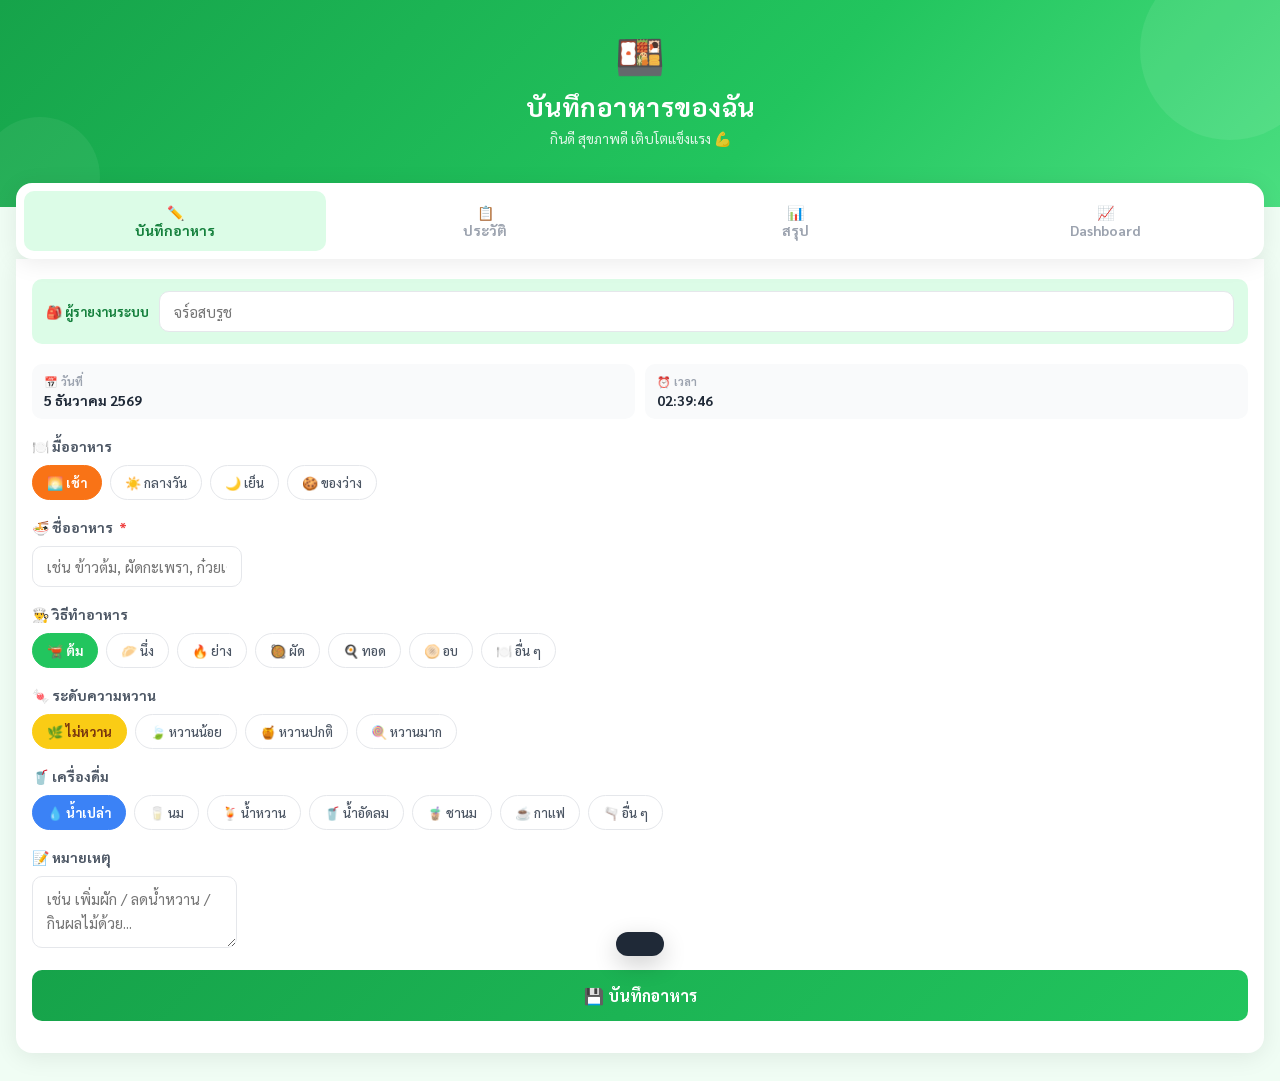
<file: index.html>
<!DOCTYPE html>
<html lang="th">
  <head>
    <meta charset="UTF-8" />
    <meta name="viewport" content="width=device-width, initial-scale=1.0" />
    <title>บันทึกอาหาร | Student Healthy Food Tracker</title>
    <link
      href="https://fonts.googleapis.com/css2?family=Sarabun:wght@400;500;600;700&family=Noto+Sans+Thai:wght@400;500;700&display=swap"
      rel="stylesheet"
    />
    <link rel="stylesheet" href="style.css" />
  </head>

  <body>
    <div class="header">
      <span class="header-emoji">🍱</span>
      <h1>บันทึกอาหารของฉัน</h1>
      <p>กินดี สุขภาพดี เติบโตแข็งแรง 💪</p>
    </div>

    <div class="nav">
      <button type="button" class="active" onclick="showPage('log')">
        ✏️<br />
        บันทึกอาหาร
      </button>
      <button type="button" onclick="showPage('history')">
        📋<br />
        ประวัติ
      </button>
      <button type="button" onclick="showPage('summary')">
        📊<br />
        สรุป
      </button>
      <a href="dashboard.html">
        📈<br />
        Dashboard
      </a>
    </div>

    <div class="content">
      <div class="page active" id="page-log">
        <div class="id-bar">
          <label>🎒 ผู้รายงานระบบ</label>
          <input
            type="text"
            id="studentId"
            placeholder="จร์อสบรูช"
            maxlength="20"
            autocomplete="off"
            required
          />
        </div>

        <div class="dt-row">
          <div class="dt-box">
            <div class="dt-lbl">📅 วันที่</div>
            <div class="dt-val" id="displayDate">—</div>
          </div>
          <div class="dt-box">
            <div class="dt-lbl">⏰ เวลา</div>
            <div class="dt-val" id="displayTime">—</div>
          </div>
        </div>

        <div class="form-group">
          <div class="form-label">🍽️ มื้ออาหาร</div>
          <div class="chip-group">
            <label class="chip-label meal-chip">
              <input type="radio" name="mealType" value="เช้า" checked />
              <span class="chip">🌅 เช้า</span>
            </label>
            <label class="chip-label meal-chip">
              <input type="radio" name="mealType" value="กลางวัน" />
              <span class="chip">☀️ กลางวัน</span>
            </label>
            <label class="chip-label meal-chip">
              <input type="radio" name="mealType" value="เย็น" />
              <span class="chip">🌙 เย็น</span>
            </label>
            <label class="chip-label meal-chip">
              <input type="radio" name="mealType" value="ของว่าง" />
              <span class="chip">🍪 ของว่าง</span>
            </label>
          </div>
        </div>

        <div class="form-group">
          <div class="form-label">🍜 ชื่ออาหาร <span class="required-mark">*</span></div>
          <input
            type="text"
            class="text-input"
            id="foodName"
            placeholder="เช่น ข้าวต้ม, ผัดกะเพรา, ก๋วยเตี๋ยว..."
            maxlength="120"
            autocomplete="off"
            required
          />
        </div>

        <div class="form-group">
          <div class="form-label">👨‍🍳 วิธีทำอาหาร</div>
          <div class="chip-group">
            <label class="chip-label">
              <input type="radio" name="cookingType" value="ต้ม" checked />
              <span class="chip">🫕 ต้ม</span>
            </label>
            <label class="chip-label">
              <input type="radio" name="cookingType" value="นึ่ง" />
              <span class="chip">🥟 นึ่ง</span>
            </label>
            <label class="chip-label">
              <input type="radio" name="cookingType" value="ย่าง" />
              <span class="chip">🔥 ย่าง</span>
            </label>
            <label class="chip-label">
              <input type="radio" name="cookingType" value="ผัด" />
              <span class="chip">🥘 ผัด</span>
            </label>
            <label class="chip-label">
              <input type="radio" name="cookingType" value="ทอด" />
              <span class="chip">🍳 ทอด</span>
            </label>
            <label class="chip-label">
              <input type="radio" name="cookingType" value="อบ" />
              <span class="chip">🫓 อบ</span>
            </label>
            <label class="chip-label">
              <input type="radio" name="cookingType" value="อื่น ๆ" />
              <span class="chip">🍽️ อื่น ๆ</span>
            </label>
          </div>
        </div>

        <div class="form-group">
          <div class="form-label">🍬 ระดับความหวาน</div>
          <div class="chip-group">
            <label class="chip-label sweet-chip">
              <input type="radio" name="sweetnessLevel" value="ไม่หวาน" checked />
              <span class="chip">🌿 ไม่หวาน</span>
            </label>
            <label class="chip-label sweet-chip">
              <input type="radio" name="sweetnessLevel" value="หวานน้อย" />
              <span class="chip">🍃 หวานน้อย</span>
            </label>
            <label class="chip-label sweet-chip">
              <input type="radio" name="sweetnessLevel" value="หวานปกติ" />
              <span class="chip">🍯 หวานปกติ</span>
            </label>
            <label class="chip-label sweet-chip">
              <input type="radio" name="sweetnessLevel" value="หวานมาก" />
              <span class="chip">🍭 หวานมาก</span>
            </label>
          </div>
        </div>

        <div class="form-group">
          <div class="form-label">🥤 เครื่องดื่ม</div>
          <div class="chip-group">
            <label class="chip-label drink-chip">
              <input type="radio" name="drinkType" value="น้ำเปล่า" checked />
              <span class="chip">💧 น้ำเปล่า</span>
            </label>
            <label class="chip-label drink-chip">
              <input type="radio" name="drinkType" value="นม" />
              <span class="chip">🥛 นม</span>
            </label>
            <label class="chip-label drink-chip">
              <input type="radio" name="drinkType" value="น้ำหวาน" />
              <span class="chip">🍹 น้ำหวาน</span>
            </label>
            <label class="chip-label drink-chip">
              <input type="radio" name="drinkType" value="น้ำอัดลม" />
              <span class="chip">🥤 น้ำอัดลม</span>
            </label>
            <label class="chip-label drink-chip">
              <input type="radio" name="drinkType" value="ชานม" />
              <span class="chip">🧋 ชานม</span>
            </label>
            <label class="chip-label drink-chip">
              <input type="radio" name="drinkType" value="กาแฟ" />
              <span class="chip">☕ กาแฟ</span>
            </label>
            <label class="chip-label drink-chip">
              <input type="radio" name="drinkType" value="อื่น ๆ" />
              <span class="chip">🫗 อื่น ๆ</span>
            </label>
          </div>
        </div>

        <div class="form-group">
          <div class="form-label">📝 หมายเหตุ</div>
          <textarea
            class="text-input"
            id="note"
            placeholder="เช่น เพิ่มผัก / ลดน้ำหวาน / กินผลไม้ด้วย..."
            maxlength="500"
          ></textarea>
        </div>

        <button type="button" class="btn-save" id="saveButton" onclick="saveFoodLog()">
          💾 บันทึกอาหาร
        </button>
      </div>

      <div class="page" id="page-history">
        <div class="filter-row">
          <input
            type="text"
            id="filterStudentId"
            placeholder="🔍 ค้นหาด้วยรหัสนักเรียน..."
            maxlength="20"
            autocomplete="off"
          />
          <button type="button" class="btn-load" id="historyButton" onclick="loadHistory()">
            โหลด
          </button>
        </div>
        <div id="historyList">
          <div class="empty-state">
            <div class="es-emoji">📋</div>
            <p>กรอกรหัสนักเรียน แล้วกด โหลด</p>
          </div>
        </div>
      </div>

      <div class="page" id="page-summary">
        <div class="filter-row">
          <input
            type="text"
            id="summaryStudentId"
            placeholder="🔍 รหัสนักเรียน..."
            maxlength="20"
            autocomplete="off"
          />
          <button type="button" class="btn-load" id="summaryButton" onclick="loadSummary()">
            โหลด
          </button>
        </div>
        <div id="summaryContent">
          <div class="empty-state">
            <div class="es-emoji">📊</div>
            <p>กรอกรหัสนักเรียน แล้วกด โหลด</p>
          </div>
        </div>
      </div>
    </div>

    <div class="toast" id="toast" role="status" aria-live="polite"></div>
    <script src="app.js"></script>
  </body>
</html>
</file>
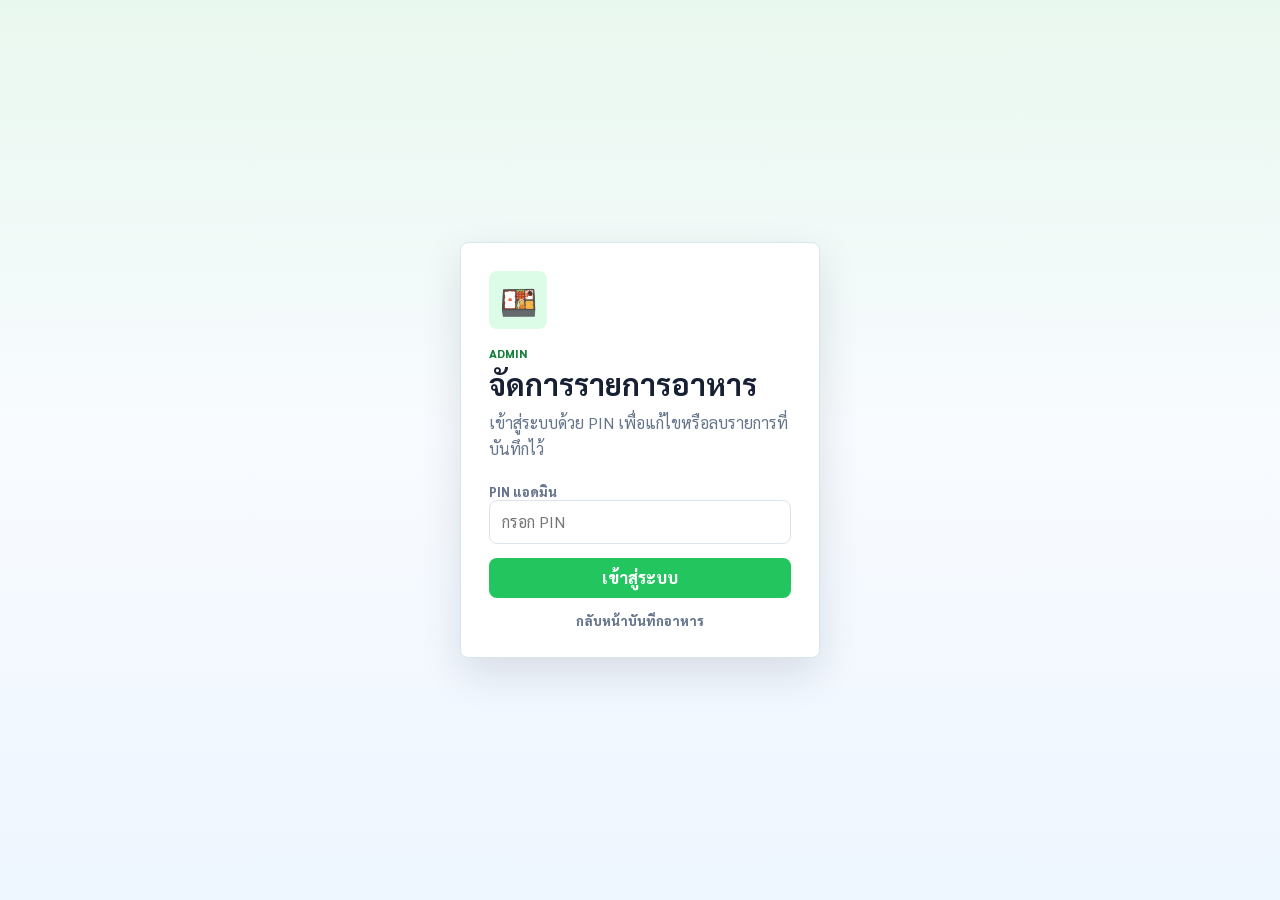
<file: admin.html>
<!DOCTYPE html>
<html lang="th">
  <head>
    <meta charset="UTF-8" />
    <meta name="viewport" content="width=device-width, initial-scale=1.0" />
    <title>Admin | Student Healthy Food Tracker</title>
    <link
      href="https://fonts.googleapis.com/css2?family=Sarabun:wght@400;500;600;700;800&family=Noto+Sans+Thai:wght@400;500;700&display=swap"
      rel="stylesheet"
    />
    <link rel="stylesheet" href="admin.css" />
  </head>
  <body>
    <section class="login-screen" id="loginScreen">
      <form class="login-card" id="loginForm">
        <div class="login-mark">🍱</div>
        <p class="eyebrow">Admin</p>
        <h1>จัดการรายการอาหาร</h1>
        <p class="login-copy">เข้าสู่ระบบด้วย PIN เพื่อแก้ไขหรือลบรายการที่บันทึกไว้</p>
        <label for="adminPin">PIN แอดมิน</label>
        <input
          type="password"
          id="adminPin"
          inputmode="numeric"
          autocomplete="current-password"
          placeholder="กรอก PIN"
          required
        />
        <button type="submit" class="primary-btn" id="loginButton">เข้าสู่ระบบ</button>
        <a class="back-link" href="index.html">กลับหน้าบันทึกอาหาร</a>
      </form>
    </section>

    <section class="admin-app hidden" id="adminApp">
      <header class="admin-header">
        <div>
          <p class="eyebrow">Food Logs Admin</p>
          <h1>รายการอาหารทั้งหมด</h1>
          <p>ค้นหา แก้ไข และลบข้อมูลอาหารที่บันทึกใน Google Sheet</p>
        </div>
        <nav class="admin-nav">
          <a href="index.html">บันทึกอาหาร</a>
          <a href="dashboard.html">Dashboard</a>
          <button type="button" id="logoutButton">ออกจากระบบ</button>
        </nav>
      </header>

      <main class="admin-shell">
        <section class="toolbar">
          <div class="search-box">
            <label for="searchInput">ค้นหารายการ</label>
            <input
              type="search"
              id="searchInput"
              placeholder="รหัสนักเรียน ชื่ออาหาร มื้ออาหาร วันที่..."
              autocomplete="off"
            />
          </div>
          <button type="button" class="secondary-btn" id="searchButton">ค้นหา</button>
          <button type="button" class="primary-btn" id="refreshButton">โหลดใหม่</button>
        </section>

        <section class="status-card">
          <div>
            <span class="status-dot"></span>
            <span id="statusText">พร้อมใช้งาน</span>
          </div>
          <strong id="recordCount">0 รายการ</strong>
        </section>

        <section class="records-panel">
          <div class="records-head">
            <span>ข้อมูลอาหาร</span>
            <span>การจัดการ</span>
          </div>
          <div class="record-list" id="recordList"></div>
        </section>
      </main>
    </section>

    <dialog class="edit-dialog" id="editDialog">
      <form method="dialog" class="edit-form" id="editForm">
        <div class="dialog-head">
          <div>
            <p class="eyebrow">Edit</p>
            <h2>แก้ไขรายการอาหาร</h2>
          </div>
          <button type="button" class="icon-btn" id="closeEditButton" aria-label="ปิด">×</button>
        </div>

        <input type="hidden" id="editId" />

        <div class="form-grid">
          <label>
            รหัสนักเรียน
            <input type="text" id="editStudentId" maxlength="20" required />
          </label>
          <label>
            วันที่
            <input type="date" id="editDate" required />
          </label>
          <label>
            เวลา
            <input type="time" id="editTime" required />
          </label>
          <label>
            มื้ออาหาร
            <select id="editMealType"></select>
          </label>
          <label class="wide">
            ชื่ออาหาร
            <input type="text" id="editFoodName" maxlength="120" required />
          </label>
          <label>
            วิธีทำอาหาร
            <select id="editCookingType"></select>
          </label>
          <label>
            ระดับความหวาน
            <select id="editSweetnessLevel"></select>
          </label>
          <label>
            เครื่องดื่ม
            <select id="editDrinkType"></select>
          </label>
          <label class="wide">
            หมายเหตุ
            <textarea id="editNote" maxlength="500" rows="4"></textarea>
          </label>
        </div>

        <div class="dialog-actions">
          <button type="button" class="secondary-btn" id="cancelEditButton">ยกเลิก</button>
          <button type="submit" class="primary-btn" id="saveEditButton">บันทึกการแก้ไข</button>
        </div>
      </form>
    </dialog>

    <div class="toast" id="toast" role="status" aria-live="polite"></div>

    <script>
      const API_URL = 'https://script.google.com/macros/s/AKfycbwLbAQhjBLCPa3x9JXppMIV6VL-Qad0QkT4yzKpBA74cI23wtNXx6lCnBF86V1yS2kInQ/exec';
      const REQUEST_TIMEOUT_MS = 25000;
      const ADMIN_PIN_KEY = 'healthyFoodTracker.adminPin';

      const MEAL_TYPES = ['เช้า', 'กลางวัน', 'เย็น', 'ของว่าง'];
      const COOKING_TYPES = ['ต้ม', 'นึ่ง', 'ย่าง', 'ผัด', 'ทอด', 'อบ', 'อื่น ๆ'];
      const SWEETNESS_LEVELS = ['ไม่หวาน', 'หวานน้อย', 'หวานปกติ', 'หวานมาก'];
      const DRINK_TYPES = ['น้ำเปล่า', 'นม', 'น้ำหวาน', 'น้ำอัดลม', 'ชานม', 'กาแฟ', 'อื่น ๆ'];

      const state = {
        adminPin: '',
        records: []
      };

      let toastTimer = null;

      document.addEventListener('DOMContentLoaded', () => {
        bindEvents();
        fillSelects();
        restoreSession();
      });

      function bindEvents() {
        document.getElementById('loginForm').addEventListener('submit', handleLogin);
        document.getElementById('logoutButton').addEventListener('click', logout);
        document.getElementById('searchButton').addEventListener('click', loadRecords);
        document.getElementById('refreshButton').addEventListener('click', () => {
          document.getElementById('searchInput').value = '';
          loadRecords();
        });
        document.getElementById('searchInput').addEventListener('keydown', event => {
          if (event.key === 'Enter') {
            event.preventDefault();
            loadRecords();
          }
        });
        document.getElementById('recordList').addEventListener('click', handleRecordAction);
        document.getElementById('editForm').addEventListener('submit', saveEdit);
        document.getElementById('closeEditButton').addEventListener('click', closeEditDialog);
        document.getElementById('cancelEditButton').addEventListener('click', closeEditDialog);
      }

      function fillSelects() {
        fillSelect('editMealType', MEAL_TYPES);
        fillSelect('editCookingType', COOKING_TYPES);
        fillSelect('editSweetnessLevel', SWEETNESS_LEVELS);
        fillSelect('editDrinkType', DRINK_TYPES);
      }

      function fillSelect(id, values) {
        document.getElementById(id).innerHTML = values
          .map(value => `<option value="${escapeHtml(value)}">${escapeHtml(value)}</option>`)
          .join('');
      }

      function restoreSession() {
        const storedPin = sessionStorage.getItem(ADMIN_PIN_KEY) || '';

        if (storedPin) {
          state.adminPin = storedPin;
          showAdminApp();
          loadRecords();
        }
      }

      async function handleLogin(event) {
        event.preventDefault();

        const pinInput = document.getElementById('adminPin');
        const loginButton = document.getElementById('loginButton');
        const pin = pinInput.value.trim();

        if (!pin) {
          showToast('กรุณากรอก PIN', 'error');
          return;
        }

        setButtonLoading(loginButton, true, 'กำลังเข้าสู่ระบบ...');

        try {
          const result = await apiRequest({
            action: 'adminLogin',
            adminPin: pin
          });

          if (!result.ok) {
            throw new Error(result.message || 'เข้าสู่ระบบไม่สำเร็จ');
          }

          state.adminPin = pin;
          sessionStorage.setItem(ADMIN_PIN_KEY, pin);
          pinInput.value = '';
          showAdminApp();
          showToast('เข้าสู่ระบบสำเร็จ', 'success');
          loadRecords();

        } catch (error) {
          console.error(error);
          showToast(error.message || 'เข้าสู่ระบบไม่สำเร็จ', 'error');

        } finally {
          setButtonLoading(loginButton, false);
        }
      }

      function showAdminApp() {
        document.getElementById('loginScreen').classList.add('hidden');
        document.getElementById('adminApp').classList.remove('hidden');
      }

      function logout() {
        state.adminPin = '';
        state.records = [];
        sessionStorage.removeItem(ADMIN_PIN_KEY);
        document.getElementById('adminApp').classList.add('hidden');
        document.getElementById('loginScreen').classList.remove('hidden');
        document.getElementById('adminPin').focus();
      }

      async function loadRecords() {
        const search = document.getElementById('searchInput').value.trim();
        const searchButton = document.getElementById('searchButton');
        const refreshButton = document.getElementById('refreshButton');

        setButtonLoading(searchButton, true, 'กำลังค้นหา...');
        setButtonLoading(refreshButton, true, 'กำลังโหลด...');
        setStatus('กำลังโหลดรายการอาหาร...', 'loading');

        try {
          const result = await adminRequest({
            action: 'adminList',
            search: search,
            limit: 500
          });

          if (!result.ok) {
            throw new Error(result.message || 'โหลดรายการไม่สำเร็จ');
          }

          state.records = result.data || [];
          renderRecords();
          setStatus('โหลดข้อมูลสำเร็จ', 'ready');

        } catch (error) {
          console.error(error);
          renderRecords([]);
          setStatus(error.message || 'โหลดรายการไม่สำเร็จ', 'error');
          showToast(error.message || 'โหลดรายการไม่สำเร็จ', 'error');

        } finally {
          setButtonLoading(searchButton, false);
          setButtonLoading(refreshButton, false);
        }
      }

      function renderRecords(records = state.records) {
        const recordList = document.getElementById('recordList');
        document.getElementById('recordCount').textContent = `${records.length} รายการ`;

        if (!records.length) {
          recordList.innerHTML = `
            <div class="empty-state">
              <strong>ยังไม่มีรายการอาหาร</strong>
              <span>ลองค้นหาด้วยคำอื่น หรือกลับไปบันทึกอาหารก่อน</span>
            </div>
          `;
          return;
        }

        recordList.innerHTML = records.map(record => `
          <article class="record-row">
            <div class="record-main">
              <strong>${escapeHtml(record.foodName)}</strong>
              <span>${escapeHtml(record.studentId)} • ${escapeHtml(record.mealType)} • ${escapeHtml(record.date)} ${escapeHtml(record.time)}</span>
              <small>${escapeHtml(record.cookingType)} / ${escapeHtml(record.sweetnessLevel)} / ${escapeHtml(record.drinkType)}</small>
              ${record.note ? `<em>${escapeHtml(record.note)}</em>` : ''}
            </div>
            <div class="record-actions">
              <button type="button" class="edit-btn" data-action="edit" data-id="${escapeHtml(record.id)}">แก้ไข</button>
              <button type="button" class="delete-btn" data-action="delete" data-id="${escapeHtml(record.id)}">ลบ</button>
            </div>
          </article>
        `).join('');
      }

      function handleRecordAction(event) {
        const button = event.target.closest('button[data-action]');

        if (!button) {
          return;
        }

        const id = button.dataset.id;

        if (button.dataset.action === 'edit') {
          openEditDialog(id);
        }

        if (button.dataset.action === 'delete') {
          deleteRecord(id);
        }
      }

      function openEditDialog(id) {
        const record = state.records.find(item => item.id === id);

        if (!record) {
          showToast('ไม่พบรายการที่เลือก', 'error');
          return;
        }

        setValue('editId', record.id);
        setValue('editStudentId', record.studentId);
        setValue('editDate', record.date);
        setValue('editTime', String(record.time || '').slice(0, 5));
        setValue('editMealType', record.mealType);
        setValue('editFoodName', record.foodName);
        setValue('editCookingType', record.cookingType);
        setValue('editSweetnessLevel', record.sweetnessLevel);
        setValue('editDrinkType', record.drinkType);
        setValue('editNote', record.note);

        document.getElementById('editDialog').showModal();
      }

      function closeEditDialog() {
        document.getElementById('editDialog').close();
      }

      async function saveEdit(event) {
        event.preventDefault();

        const saveButton = document.getElementById('saveEditButton');
        setButtonLoading(saveButton, true, 'กำลังบันทึก...');

        try {
          const result = await adminRequest({
            action: 'adminUpdate',
            id: getValue('editId'),
            studentId: getValue('editStudentId'),
            date: getValue('editDate'),
            time: getValue('editTime'),
            mealType: getValue('editMealType'),
            foodName: getValue('editFoodName'),
            cookingType: getValue('editCookingType'),
            sweetnessLevel: getValue('editSweetnessLevel'),
            drinkType: getValue('editDrinkType'),
            note: getValue('editNote')
          });

          if (!result.ok) {
            throw new Error(result.message || 'แก้ไขไม่สำเร็จ');
          }

          closeEditDialog();
          showToast(result.message || 'แก้ไขรายการสำเร็จ', 'success');
          loadRecords();

        } catch (error) {
          console.error(error);
          showToast(error.message || 'แก้ไขไม่สำเร็จ', 'error');

        } finally {
          setButtonLoading(saveButton, false);
        }
      }

      async function deleteRecord(id) {
        const record = state.records.find(item => item.id === id);
        const label = record ? `${record.foodName} (${record.studentId})` : id;

        if (!confirm(`ต้องการลบรายการ "${label}" ใช่ไหม?`)) {
          return;
        }

        setStatus('กำลังลบรายการ...', 'loading');

        try {
          const result = await adminRequest({
            action: 'adminDelete',
            id: id
          });

          if (!result.ok) {
            throw new Error(result.message || 'ลบไม่สำเร็จ');
          }

          showToast(result.message || 'ลบรายการสำเร็จ', 'success');
          loadRecords();

        } catch (error) {
          console.error(error);
          setStatus(error.message || 'ลบไม่สำเร็จ', 'error');
          showToast(error.message || 'ลบไม่สำเร็จ', 'error');
        }
      }

      function adminRequest(payload) {
        return apiRequest(Object.assign({}, payload, {
          adminPin: state.adminPin
        }));
      }

      async function apiRequest(payload) {
        const controller = new AbortController();
        const timer = setTimeout(() => controller.abort(), REQUEST_TIMEOUT_MS);

        try {
          const response = await fetch(API_URL, {
            method: 'POST',
            redirect: 'follow',
            credentials: 'omit',
            headers: {
              'Content-Type': 'text/plain;charset=utf-8'
            },
            body: JSON.stringify(payload),
            signal: controller.signal
          });

          const text = await response.text();
          let result = null;

          try {
            result = JSON.parse(text);
          } catch (error) {
            throw new Error('API ไม่ได้ส่งข้อมูล JSON กลับมา กรุณาตรวจสอบการ Deploy Web App');
          }

          if (!response.ok) {
            throw new Error(result.message || `เชื่อมต่อ API ไม่สำเร็จ (${response.status})`);
          }

          return result;

        } catch (error) {
          if (error.name === 'AbortError') {
            throw new Error('เชื่อมต่อฐานข้อมูลช้าเกินไป กรุณาลองอีกครั้ง');
          }

          throw error;

        } finally {
          clearTimeout(timer);
        }
      }

      function setStatus(message, type) {
        const card = document.querySelector('.status-card');
        const text = document.getElementById('statusText');

        card.classList.remove('loading', 'error', 'ready');
        if (type) card.classList.add(type);
        text.textContent = message;
      }

      function setButtonLoading(button, isLoading, loadingText) {
        if (!button) return;

        if (!button.dataset.defaultText) {
          button.dataset.defaultText = button.textContent.trim();
        }

        button.disabled = isLoading;
        button.textContent = isLoading ? loadingText : button.dataset.defaultText;
      }

      function setValue(id, value) {
        document.getElementById(id).value = value || '';
      }

      function getValue(id) {
        return document.getElementById(id).value.trim();
      }

      function showToast(message, type) {
        const toast = document.getElementById('toast');

        if (toastTimer) {
          clearTimeout(toastTimer);
        }

        toast.textContent = message;
        toast.className = `toast show ${type || 'success'}`;

        toastTimer = setTimeout(() => {
          toast.className = 'toast';
        }, 3000);
      }

      function escapeHtml(value) {
        return String(value || '')
          .replace(/&/g, '&amp;')
          .replace(/</g, '&lt;')
          .replace(/>/g, '&gt;')
          .replace(/"/g, '&quot;')
          .replace(/'/g, '&#039;');
      }
    </script>
  </body>
</html>
</file>
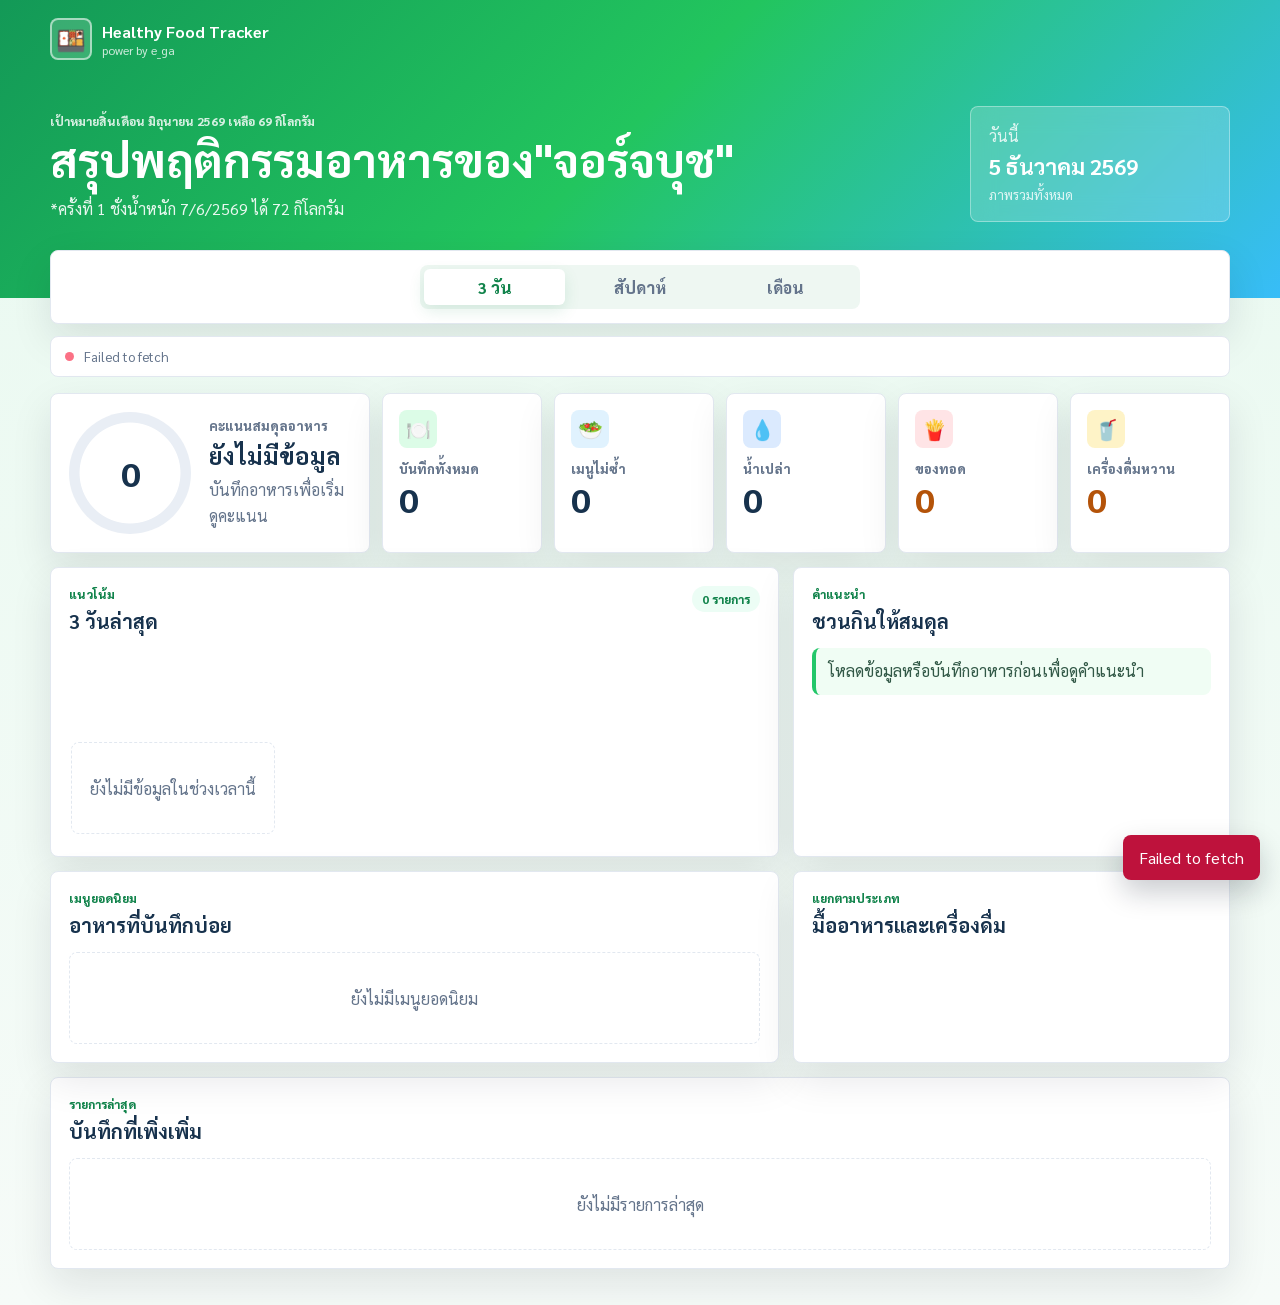
<file: dashboard.html>
<!DOCTYPE html>
<html lang="th">
  <head>
    <meta charset="UTF-8" />
    <meta name="viewport" content="width=device-width, initial-scale=1.0" />
    <title>Dashboard | Student Healthy Food Tracker</title>
    <link
      href="https://fonts.googleapis.com/css2?family=Sarabun:wght@400;500;600;700;800&family=Noto+Sans+Thai:wght@400;500;700&display=swap"
      rel="stylesheet"
    />
    <link rel="stylesheet" href="styldashboard.css" />
  </head>
  <body>
    <header class="top-hero">
      <nav class="top-nav">
        <a class="brand" href="index.html" aria-label="กลับหน้าบันทึกอาหาร">
          <span class="brand-mark">🍱</span>
          <span>
            <strong>Healthy Food Tracker</strong>
            <small>power by e_ga</small>
          </span>
        </a>
      </nav>

      <section class="hero-grid">
        <div>
          <p class="eyebrow">เป้าหมายสิ้นเดือน มิถุนายน 2569 เหลือ 69 กิโลกรัม</p>
          <h1>สรุปพฤติกรรมอาหารของ"จอร์จบุช"</h1>
          <p class="hero-copy">
            *ครั้งที่ 1 ชั่งน้ำหนัก 7/6/2569 ได้ 72 กิโลกรัม 
          </p>
        </div>

        <div class="quick-card" id="todayCard">
          <span>วันนี้</span>
          <strong id="todayDate">-</strong>
          <small id="todayScope">ภาพรวมทั้งหมด</small>
        </div>
      </section>
    </header>

    <main class="dashboard-shell">
      <section class="control-panel">
        <div class="period-tabs" role="tablist" aria-label="เลือกช่วงเวลา">
          <button type="button" class="period-tab active" data-period="threeDays">3 วัน</button>
          <button type="button" class="period-tab" data-period="week">สัปดาห์</button>
          <button type="button" class="period-tab" data-period="month">เดือน</button>
        </div>
      </section>

      <section class="status-strip" id="statusStrip">
        <span class="status-dot"></span>
        <span id="statusText">กำลังโหลดข้อมูลจากฐานข้อมูล...</span>
      </section>

      <section class="summary-grid">
        <article class="score-panel">
          <div class="score-ring" id="scoreRing" style="--score: 0">
            <span id="scoreValue">0</span>
          </div>
          <div>
            <p class="metric-label">คะแนนสมดุลอาหาร</p>
            <h2 id="scoreTitle">ยังไม่มีข้อมูล</h2>
            <p id="scoreAdvice">โหลดข้อมูลเพื่อดูคำแนะนำ</p>
          </div>
        </article>

        <article class="metric-card">
          <span class="metric-icon mint">🍽️</span>
          <p class="metric-label">บันทึกทั้งหมด</p>
          <strong id="metricTotal">0</strong>
        </article>

        <article class="metric-card">
          <span class="metric-icon sky">🥗</span>
          <p class="metric-label">เมนูไม่ซ้ำ</p>
          <strong id="metricUnique">0</strong>
        </article>

        <article class="metric-card">
          <span class="metric-icon water">💧</span>
          <p class="metric-label">น้ำเปล่า</p>
          <strong id="metricWater">0</strong>
        </article>

        <article class="metric-card caution-card">
          <span class="metric-icon coral">🍟</span>
          <p class="metric-label">ของทอด</p>
          <strong id="metricFried">0</strong>
        </article>

        <article class="metric-card caution-card">
          <span class="metric-icon honey">🥤</span>
          <p class="metric-label">เครื่องดื่มหวาน</p>
          <strong id="metricSweetDrink">0</strong>
        </article>
      </section>

      <section class="content-grid">
        <article class="panel trend-panel">
          <div class="panel-head">
            <div>
              <p class="eyebrow">แนวโน้ม</p>
              <h2 id="periodTitle">3 วันล่าสุด</h2>
            </div>
            <span class="pill" id="periodTotal">0 รายการ</span>
          </div>
          <div class="day-chart" id="dayChart"></div>
        </article>

        <article class="panel advice-panel">
          <div class="panel-head">
            <div>
              <p class="eyebrow">คำแนะนำ</p>
              <h2>ชวนกินให้สมดุล</h2>
            </div>
          </div>
          <ul class="advice-list" id="adviceList"></ul>
        </article>

        <article class="panel">
          <div class="panel-head">
            <div>
              <p class="eyebrow">เมนูยอดนิยม</p>
              <h2>อาหารที่บันทึกบ่อย</h2>
            </div>
          </div>
          <div class="top-foods" id="topFoods"></div>
        </article>

        <article class="panel">
          <div class="panel-head">
            <div>
              <p class="eyebrow">แยกตามประเภท</p>
              <h2>มื้ออาหารและเครื่องดื่ม</h2>
            </div>
          </div>
          <div class="split-bars" id="mealBars"></div>
          <div class="split-bars" id="drinkBars"></div>
        </article>
      </section>

      <section class="panel latest-panel">
        <div class="panel-head">
          <div>
            <p class="eyebrow">รายการล่าสุด</p>
            <h2>บันทึกที่เพิ่งเพิ่ม</h2>
          </div>
        </div>
        <div class="latest-list" id="latestList"></div>
      </section>
    </main>

    <div class="toast" id="toast" role="status" aria-live="polite"></div>

    <script>
      const API_URL = 'https://script.google.com/macros/s/AKfycbwLbAQhjBLCPa3x9JXppMIV6VL-Qad0QkT4yzKpBA74cI23wtNXx6lCnBF86V1yS2kInQ/exec';
      const REQUEST_TIMEOUT_MS = 25000;

      const state = {
        activePeriod: 'threeDays',
        dashboard: null
      };

      let toastTimer = null;

      document.addEventListener('DOMContentLoaded', () => {
        setToday();
        bindEvents();
        loadDashboard();
      });

      function bindEvents() {
        document.querySelectorAll('.period-tab').forEach(button => {
          button.addEventListener('click', () => {
            state.activePeriod = button.dataset.period;
            document.querySelectorAll('.period-tab').forEach(tab => tab.classList.remove('active'));
            button.classList.add('active');
            renderDashboard();
          });
        });
      }

      function setToday() {
        const todayDate = document.getElementById('todayDate');
        todayDate.textContent = new Date().toLocaleDateString('th-TH', {
          year: 'numeric',
          month: 'long',
          day: 'numeric'
        });
      }

      async function loadDashboard() {
        setStatus('กำลังโหลดข้อมูลจากฐานข้อมูล...', true);

        try {
          const result = await apiRequest({
            action: 'dashboard',
            studentId: ''
          });

          if (!result.ok) {
            throw new Error(result.message || 'โหลดข้อมูลไม่สำเร็จ');
          }

          state.dashboard = result;
          renderDashboard();
          setStatus(`โหลดสำเร็จ ${formatDateTime(result.generatedAt)}`, false);
          showToast('โหลดข้อมูลสำเร็จ', 'success');

        } catch (error) {
          console.error(error);
          setStatus(error.message || 'โหลดข้อมูลไม่สำเร็จ', false, true);
          showToast(error.message || 'โหลดข้อมูลไม่สำเร็จ', 'error');
          renderEmptyDashboard();
        }
      }

      async function apiRequest(payload) {
        const controller = new AbortController();
        const timer = setTimeout(() => controller.abort(), REQUEST_TIMEOUT_MS);

        try {
          const response = await fetch(API_URL, {
            method: 'POST',
            redirect: 'follow',
            credentials: 'omit',
            headers: {
              'Content-Type': 'text/plain;charset=utf-8'
            },
            body: JSON.stringify(payload),
            signal: controller.signal
          });

          const text = await response.text();
          let result = null;

          try {
            result = JSON.parse(text);
          } catch (error) {
            throw new Error('API ไม่ได้ส่งข้อมูล JSON กลับมา กรุณาตรวจสอบการ Deploy Web App');
          }

          if (!response.ok) {
            throw new Error(result.message || `เชื่อมต่อ API ไม่สำเร็จ (${response.status})`);
          }

          return result;

        } catch (error) {
          if (error.name === 'AbortError') {
            throw new Error('เชื่อมต่อฐานข้อมูลช้าเกินไป กรุณาลองอีกครั้ง');
          }

          throw error;

        } finally {
          clearTimeout(timer);
        }
      }

      function renderDashboard() {
        if (!state.dashboard || !state.dashboard.periods) {
          renderEmptyDashboard();
          return;
        }

        const period = state.dashboard.periods[state.activePeriod];
        const stats = period.stats || {};
        document.getElementById('todayScope').textContent = 'ภาพรวมทั้งหมด';
        document.getElementById('periodTitle').textContent = period.label;
        document.getElementById('periodTotal').textContent = `${period.total || 0} รายการ`;

        setScore(stats.score || 0);
        setText('metricTotal', stats.total || 0);
        setText('metricUnique', stats.uniqueFoodCount || 0);
        setText('metricWater', stats.waterCount || 0);
        setText('metricFried', stats.friedCount || 0);
        setText('metricSweetDrink', stats.sweetDrinkCount || 0);

        renderDayChart(period.byDay || []);
        renderAdvice(period);
        renderTopFoods(period.topFoods || []);
        renderSplitBars('mealBars', 'มื้ออาหาร', period.byMealType || {});
        renderSplitBars('drinkBars', 'เครื่องดื่ม', period.byDrinkType || {});
        renderLatest(period.latest || []);
      }

      function renderEmptyDashboard() {
        setScore(0);
        ['metricTotal', 'metricUnique', 'metricWater', 'metricFried', 'metricSweetDrink'].forEach(id => setText(id, 0));
        document.getElementById('dayChart').innerHTML = emptyBlock('ยังไม่มีข้อมูลในช่วงเวลานี้');
        document.getElementById('adviceList').innerHTML = '<li>โหลดข้อมูลหรือบันทึกอาหารก่อนเพื่อดูคำแนะนำ</li>';
        document.getElementById('topFoods').innerHTML = emptyBlock('ยังไม่มีเมนูยอดนิยม');
        document.getElementById('mealBars').innerHTML = '';
        document.getElementById('drinkBars').innerHTML = '';
        document.getElementById('latestList').innerHTML = emptyBlock('ยังไม่มีรายการล่าสุด');
      }

      function setScore(score) {
        const scoreRing = document.getElementById('scoreRing');
        const scoreValue = document.getElementById('scoreValue');
        const scoreTitle = document.getElementById('scoreTitle');
        const scoreAdvice = document.getElementById('scoreAdvice');

        scoreRing.style.setProperty('--score', score);
        scoreValue.textContent = score;

        if (score >= 85) {
          scoreTitle.textContent = 'สมดุลดีมาก';
          scoreAdvice.textContent = 'รักษาจังหวะนี้ไว้ และเพิ่มผักผลไม้ให้หลากหลาย';
        } else if (score >= 70) {
          scoreTitle.textContent = 'อยู่ในเกณฑ์ดี';
          scoreAdvice.textContent = 'ลดของทอดหรือเครื่องดื่มหวานบางมื้อจะดีขึ้นอีก';
        } else if (score > 0) {
          scoreTitle.textContent = 'ควรปรับเพิ่ม';
          scoreAdvice.textContent = 'ลองเลือกน้ำเปล่าและเมนูต้ม นึ่ง ย่าง ให้มากขึ้น';
        } else {
          scoreTitle.textContent = 'ยังไม่มีข้อมูล';
          scoreAdvice.textContent = 'บันทึกอาหารเพื่อเริ่มดูคะแนน';
        }
      }

      function renderDayChart(rows) {
        const maxCount = Math.max(1, ...rows.map(row => row.count || 0));

        document.getElementById('dayChart').innerHTML = rows.map(row => {
          const height = Math.max(8, Math.round(((row.count || 0) / maxCount) * 120));
          return `
            <div class="day-bar-wrap">
              <span class="day-count">${row.count || 0}</span>
              <div class="day-bar" style="height:${height}px"></div>
              <span class="day-label">${formatShortDate(row.date)}</span>
            </div>
          `;
        }).join('');
      }

      function renderAdvice(period) {
        const stats = period.stats || {};
        const items = [];

        if (!stats.total) {
          items.push('ยังไม่มีข้อมูลในช่วงนี้ ลองบันทึกอาหารมื้อแรกได้เลย');
        } else {
          if (stats.waterCount < Math.ceil(stats.total / 2)) {
            items.push('เพิ่มน้ำเปล่าให้มากขึ้น โดยเฉพาะวันที่มีเครื่องดื่มหวาน');
          }

          if (stats.friedCount > 0) {
            items.push('สลับเมนูทอดกับต้ม นึ่ง ย่าง หรืออบ เพื่อให้เบาสบายขึ้น');
          }

          if (stats.highSweetCount > 0 || stats.sweetDrinkCount > 0) {
            items.push('ลดความหวานทีละนิด เช่น เลือกหวานน้อยหรือไม่หวาน');
          }

          if (stats.uniqueFoodCount <= 2 && stats.total >= 3) {
            items.push('เพิ่มความหลากหลายของเมนู จะช่วยให้ได้สารอาหารครบขึ้น');
          }

          if (!items.length) {
            items.push('ทำได้ดีมาก เลือกอาหารค่อนข้างสมดุลในช่วงนี้');
          }
        }

        document.getElementById('adviceList').innerHTML = items
          .map(item => `<li>${escapeHtml(item)}</li>`)
          .join('');
      }

      function renderTopFoods(items) {
        if (!items.length) {
          document.getElementById('topFoods').innerHTML = emptyBlock('ยังไม่มีเมนูยอดนิยม');
          return;
        }

        const maxCount = Math.max(1, ...items.map(item => item.count || 0));

        document.getElementById('topFoods').innerHTML = items.map(item => `
          <div class="food-rank">
            <div>
              <strong>${escapeHtml(item.name)}</strong>
              <span>${item.count} ครั้ง</span>
            </div>
            <div class="mini-track">
              <span style="width:${Math.round((item.count / maxCount) * 100)}%"></span>
            </div>
          </div>
        `).join('');
      }

      function renderSplitBars(containerId, title, data) {
        const rows = Object.entries(data)
          .sort((a, b) => b[1] - a[1])
          .slice(0, 6);

        if (!rows.length) {
          document.getElementById(containerId).innerHTML = '';
          return;
        }

        const total = rows.reduce((sum, [, count]) => sum + count, 0) || 1;

        document.getElementById(containerId).innerHTML = `
          <h3>${escapeHtml(title)}</h3>
          ${rows.map(([name, count]) => `
            <div class="split-row">
              <span>${escapeHtml(name)}</span>
              <div class="split-track">
                <i style="width:${Math.round((count / total) * 100)}%"></i>
              </div>
              <strong>${count}</strong>
            </div>
          `).join('')}
        `;
      }

      function renderLatest(items) {
        if (!items.length) {
          document.getElementById('latestList').innerHTML = emptyBlock('ยังไม่มีรายการล่าสุด');
          return;
        }

        document.getElementById('latestList').innerHTML = items.map(item => `
          <article class="latest-item">
            <div>
              <strong>${escapeHtml(item.foodName)}</strong>
              <span>${escapeHtml(item.mealType)} • ${escapeHtml(item.cookingType)} • ${escapeHtml(item.drinkType)}</span>
            </div>
            <time>${escapeHtml(item.date)} ${escapeHtml(item.time)}</time>
          </article>
        `).join('');
      }

      function setStatus(message, isLoading, isError) {
        const strip = document.getElementById('statusStrip');
        const text = document.getElementById('statusText');

        strip.classList.toggle('loading', Boolean(isLoading));
        strip.classList.toggle('error', Boolean(isError));
        text.textContent = message;
      }

      function setText(id, value) {
        document.getElementById(id).textContent = value;
      }

      function showToast(message, type) {
        const toast = document.getElementById('toast');

        if (toastTimer) {
          clearTimeout(toastTimer);
        }

        toast.textContent = message;
        toast.className = `toast show ${type || 'success'}`;

        toastTimer = setTimeout(() => {
          toast.className = 'toast';
        }, 3000);
      }

      function emptyBlock(message) {
        return `<div class="empty-block">${escapeHtml(message)}</div>`;
      }

      function formatShortDate(dateText) {
        if (!dateText) return '-';
        const [year, month, day] = dateText.split('-').map(Number);
        return new Date(year, month - 1, day).toLocaleDateString('th-TH', {
          day: 'numeric',
          month: 'short'
        });
      }

      function formatDateTime(value) {
        return value ? `อัปเดต ${value}` : '';
      }

      function escapeHtml(value) {
        return String(value || '')
          .replace(/&/g, '&amp;')
          .replace(/</g, '&lt;')
          .replace(/>/g, '&gt;')
          .replace(/"/g, '&quot;')
          .replace(/'/g, '&#039;');
      }
    </script>
  </body>
</html>
</file>
<file: style.css>
:root {
  --green: #22c55e;
  --green-light: #dcfce7;
  --green-dark: #15803d;
  --orange: #f97316;
  --orange-light: #fff7ed;
  --blue: #3b82f6;
  --blue-light: #eff6ff;
  --yellow: #facc15;
  --yellow-light: #fefce8;
  --pink: #ec4899;
  --pink-light: #fdf2f8;
  --red: #ef4444;
  --red-light: #fef2f2;
  --gray-50: #f9fafb;
  --gray-100: #f3f4f6;
  --gray-200: #e5e7eb;
  --gray-400: #9ca3af;
  --gray-600: #4b5563;
  --gray-800: #1f2937;
  --radius: 16px;
  --radius-sm: 10px;
  --shadow: 0 4px 24px rgba(0, 0, 0, 0.08);
}

* {
  box-sizing: border-box;
  margin: 0;
  padding: 0;
}

body {
  min-height: 100vh;
  background: #f0fdf4;
  color: var(--gray-800);
  font-family: 'Sarabun', sans-serif;
}

.header {
  position: relative;
  overflow: hidden;
  padding: 28px 20px 60px;
  background: linear-gradient(135deg, #16a34a 0%, #22c55e 60%, #4ade80 100%);
  text-align: center;
}

.header::before {
  content: '';
  position: absolute;
  top: -40px;
  right: -40px;
  width: 180px;
  height: 180px;
  border-radius: 50%;
  background: rgba(255, 255, 255, 0.08);
}

.header::after {
  content: '';
  position: absolute;
  bottom: -30px;
  left: -20px;
  width: 120px;
  height: 120px;
  border-radius: 50%;
  background: rgba(255, 255, 255, 0.06);
}

.header h1 {
  position: relative;
  z-index: 1;
  color: #fff;
  font-size: 26px;
  font-weight: 700;
  letter-spacing: 0.5px;
}

.header p {
  position: relative;
  z-index: 1;
  margin-top: 6px;
  color: rgba(255, 255, 255, 0.85);
  font-size: 14px;
}

.header-emoji {
  display: block;
  margin-bottom: 8px;
  font-size: 40px;
}

.nav {
  position: relative;
  z-index: 2;
  display: flex;
  gap: 8px;
  margin: -24px 16px 0;
  padding: 8px;
  border-radius: var(--radius);
  background: #fff;
  box-shadow: var(--shadow);
}

.nav a,
.nav button {
  flex: 1;
  padding: 12px 8px;
  border: none;
  border-radius: 10px;
  background: #fff;
  color: var(--gray-400);
  cursor: pointer;
  font-family: 'Sarabun';
  font-size: 14px;
  font-weight: 700;
  text-align: center;
  text-decoration: none;
}

.nav a.active,
.nav button.active {
  background: var(--green-light);
  color: var(--green-dark);
}

.content,
.shell {
  min-height: 400px;
  margin: 0 16px 28px;
  padding: 20px 16px 32px;
  border-radius: 0 0 var(--radius) var(--radius);
  background: #fff;
  box-shadow: var(--shadow);
}

.shell {
  position: relative;
  max-width: 980px;
  margin: -38px auto 28px;
  border-radius: var(--radius);
}

.page {
  display: none;
}

.page.active {
  display: block;
}

.id-bar {
  display: flex;
  align-items: center;
  gap: 10px;
  margin-bottom: 20px;
  padding: 12px 14px;
  border-radius: var(--radius-sm);
  background: var(--green-light);
}

.id-bar label {
  color: var(--green-dark);
  font-size: 13px;
  font-weight: 700;
  white-space: nowrap;
}

.id-bar input,
.text-input,
.filter-row input {
  flex: 1;
  padding: 10px 14px;
  border: 1.5px solid var(--gray-200);
  border-radius: var(--radius-sm);
  outline: none;
  background: #fff;
  color: var(--gray-800);
  font-family: 'Sarabun';
  font-size: 15px;
}

.id-bar input:focus,
.text-input:focus,
.filter-row input:focus {
  border-color: var(--green);
  box-shadow: 0 0 0 3px rgba(34, 197, 94, 0.12);
}

.form-group {
  margin-bottom: 18px;
}

.form-label,
.sec-title {
  display: flex;
  align-items: center;
  gap: 6px;
  margin-bottom: 10px;
  color: var(--gray-600);
  font-size: 14px;
  font-weight: 700;
}

.required-mark {
  color: var(--red);
}

.chip-group {
  display: flex;
  flex-wrap: wrap;
  gap: 8px;
}

.summary-chip-row {
  margin-bottom: 18px;
}

.chip-label {
  cursor: pointer;
}

.chip-label input {
  display: none;
}

.chip {
  display: inline-flex;
  align-items: center;
  gap: 5px;
  padding: 8px 14px;
  border: 1.5px solid var(--gray-200);
  border-radius: 99px;
  background: #fff;
  color: var(--gray-600);
  font-size: 13px;
  font-weight: 500;
  transition: all 0.15s;
  user-select: none;
}

.chip:hover {
  border-color: var(--green);
  color: var(--green-dark);
}

.chip-label input:checked + .chip {
  border-color: var(--green);
  background: var(--green);
  color: #fff;
  font-weight: 700;
}

.meal-chip input:checked + .chip {
  border-color: var(--orange);
  background: var(--orange);
}

.drink-chip input:checked + .chip {
  border-color: var(--blue);
  background: var(--blue);
}

.sweet-chip input:checked + .chip {
  border-color: var(--yellow);
  background: var(--yellow);
  color: #78350f;
}

.dt-row {
  display: grid;
  grid-template-columns: 1fr 1fr;
  gap: 10px;
  margin-bottom: 18px;
}

.dt-box {
  padding: 10px 12px;
  border-radius: var(--radius-sm);
  background: var(--gray-50);
}

.dt-lbl {
  color: var(--gray-400);
  font-size: 11px;
  font-weight: 700;
  text-transform: uppercase;
}

.dt-val {
  margin-top: 2px;
  color: var(--gray-800);
  font-size: 14px;
  font-weight: 700;
}

textarea.text-input {
  min-height: 72px;
  line-height: 1.6;
  resize: vertical;
}

.btn-save,
.btn-load,
.btn-green,
.btn-light {
  display: inline-flex;
  align-items: center;
  justify-content: center;
  gap: 6px;
  padding: 12px 18px;
  border: none;
  border-radius: var(--radius-sm);
  cursor: pointer;
  font-family: 'Sarabun';
  font-size: 14px;
  font-weight: 700;
  text-decoration: none;
}

.btn-save {
  width: 100%;
  padding: 15px;
  background: linear-gradient(135deg, #16a34a, #22c55e);
  color: #fff;
  font-size: 16px;
}

.btn-load,
.btn-green {
  background: var(--green);
  color: #fff;
}

.btn-load:hover,
.btn-green:hover {
  background: var(--green-dark);
}

.btn-light {
  background: var(--green-light);
  color: var(--green-dark);
}

.filter-row {
  display: flex;
  gap: 8px;
  margin-bottom: 16px;
}

.toast {
  position: fixed;
  bottom: 24px;
  left: 50%;
  z-index: 100;
  padding: 12px 24px;
  border-radius: 99px;
  background: #1f2937;
  box-shadow: 0 8px 24px rgba(0, 0, 0, 0.2);
  color: #fff;
  font-size: 14px;
  font-weight: 500;
  transform: translateX(-50%) translateY(80px);
  transition: transform 0.3s;
  white-space: nowrap;
}

.toast.show {
  transform: translateX(-50%) translateY(0);
}

.toast.success {
  background: var(--green-dark);
}

.toast.error {
  background: var(--red);
}

.btn-save:disabled,
.btn-load:disabled,
.btn-green:disabled,
.btn-light:disabled {
  cursor: wait;
  opacity: 0.7;
}

.history-card,
.summary-card {
  margin-bottom: 12px;
  padding: 16px;
  border: 1px solid var(--gray-100);
  border-radius: var(--radius-sm);
  background: #fff;
  box-shadow: 0 8px 20px rgba(0, 0, 0, 0.06);
}

.history-food {
  color: var(--gray-800);
  font-size: 18px;
  font-weight: 700;
}

.history-meta,
.history-note {
  margin-top: 6px;
  color: var(--gray-600);
  font-size: 14px;
  line-height: 1.5;
}

.history-note {
  margin-top: 8px;
  padding-top: 8px;
  border-top: 1px solid var(--gray-100);
}

.summary-card h2,
.summary-card h3 {
  margin-bottom: 10px;
  color: var(--gray-800);
}

.summary-total {
  color: var(--green-dark);
  font-size: 18px;
  font-weight: 700;
}

.summary-row {
  display: flex;
  justify-content: space-between;
  gap: 12px;
  padding: 8px 0;
  border-bottom: 1px solid var(--gray-100);
  color: var(--gray-600);
}

.summary-row:last-child {
  border-bottom: none;
}

.summary-row strong {
  color: var(--gray-800);
  white-space: nowrap;
}

.error-state {
  color: var(--red);
}

.record-list {
  display: flex;
  flex-direction: column;
  gap: 10px;
}

.record-card,
.record {
  position: relative;
  padding: 14px;
  border: 1.5px solid var(--gray-100);
  border-radius: var(--radius-sm);
  background: #fff;
}

.record-card:hover {
  border-color: var(--green);
  background: var(--green-light);
}

.rc-top,
.record-top {
  display: flex;
  align-items: flex-start;
  justify-content: space-between;
  gap: 10px;
  margin-bottom: 8px;
}

.rc-food,
.food {
  color: var(--gray-800);
  font-size: 15px;
  font-weight: 700;
}

.rc-meal,
.badge.meal {
  padding: 3px 10px;
  border-radius: 99px;
  background: var(--orange-light);
  color: var(--orange);
  font-size: 12px;
  font-weight: 700;
}

.rc-meta,
.meta {
  display: flex;
  flex-wrap: wrap;
  gap: 6px;
  margin-bottom: 6px;
}

.rc-badge,
.badge {
  padding: 3px 9px;
  border-radius: 99px;
  font-size: 11px;
  font-weight: 600;
}

.rc-cook {
  background: var(--gray-100);
  color: var(--gray-600);
}

.rc-drink,
.blue {
  background: var(--blue-light);
  color: var(--blue);
}

.rc-sweet-none,
.rc-sweet-low,
.green {
  background: var(--green-light);
  color: var(--green-dark);
}

.rc-sweet-med,
.yellow {
  background: var(--yellow-light);
  color: #854d0e;
}

.rc-sweet-high,
.red {
  background: var(--red-light);
  color: var(--red);
}

.rc-dt,
.date {
  margin-top: 7px;
  color: var(--gray-400);
  font-size: 11px;
}

.rc-note {
  margin-top: 6px;
  padding-top: 6px;
  border-top: 1px solid var(--gray-100);
  color: var(--gray-600);
  font-size: 12px;
}

.rc-del {
  position: absolute;
  top: 10px;
  right: 10px;
  padding: 2px 6px;
  border: none;
  border-radius: 6px;
  background: none;
  color: var(--gray-400);
  cursor: pointer;
  font-size: 18px;
}

.rc-del:hover {
  background: #fef2f2;
  color: var(--red);
}

.empty,
.empty-state {
  padding: 40px 20px;
  color: var(--gray-400);
  text-align: center;
}

.empty div,
.empty-state .es-emoji {
  margin-bottom: 12px;
  font-size: 48px;
}

.stats-grid {
  display: grid;
  grid-template-columns: repeat(4, 1fr);
  gap: 12px;
  margin-bottom: 16px;
}

.summary-stats-grid {
  grid-template-columns: repeat(2, 1fr);
}

.stat-box {
  padding: 16px;
  border: 1px solid var(--gray-100);
  border-radius: var(--radius-sm);
  background: var(--gray-50);
  text-align: center;
}

.stat-num {
  color: var(--green-dark);
  font-size: 28px;
  font-weight: 700;
  line-height: 1;
}

.stat-lbl {
  margin-top: 6px;
  color: var(--gray-600);
  font-size: 12px;
}

.stat-note {
  margin-top: 2px;
  color: var(--gray-400);
  font-size: 11px;
}

.grid {
  display: grid;
  grid-template-columns: 1.2fr 0.8fr;
  gap: 14px;
}

.card {
  padding: 16px;
  border: 1px solid var(--gray-100);
  border-radius: var(--radius-sm);
  background: #fff;
}

.bar-list {
  display: flex;
  flex-direction: column;
  gap: 10px;
}

.bar-row {
  display: grid;
  grid-template-columns: 92px 1fr 38px;
  align-items: center;
  gap: 8px;
  font-size: 13px;
}

.bar-label {
  overflow: hidden;
  color: var(--gray-600);
  text-overflow: ellipsis;
  white-space: nowrap;
}

.bar-track {
  height: 10px;
  overflow: hidden;
  border-radius: 99px;
  background: var(--gray-100);
}

.bar-fill {
  height: 100%;
  border-radius: 99px;
  background: linear-gradient(90deg, #22c55e, #86efac);
}

.bar-val {
  color: var(--gray-600);
  font-weight: 700;
  text-align: right;
}

.health-box {
  padding: 16px;
  border: 1px solid var(--green-light);
  border-radius: var(--radius-sm);
  background: linear-gradient(135deg, #ecfdf5, #fff);
  text-align: center;
}

.score-big {
  color: var(--green-dark);
  font-size: 54px;
  font-weight: 700;
  line-height: 1;
}

.stars {
  margin: 8px 0;
  font-size: 22px;
  letter-spacing: 2px;
}

.advice {
  color: var(--gray-600);
  font-size: 13px;
  line-height: 1.6;
}

.dashboard-record-list {
  display: flex;
  flex-direction: column;
  gap: 10px;
  max-height: 360px;
  overflow: auto;
}

.footer-note {
  margin-top: 14px;
  color: var(--gray-400);
  font-size: 12px;
  text-align: center;
}

.topbar {
  display: flex;
  align-items: center;
  justify-content: space-between;
  flex-wrap: wrap;
  gap: 10px;
  margin-bottom: 16px;
}

.topbar .filter-row {
  flex: 1;
  min-width: 260px;
  margin-bottom: 0;
}

@media (max-width: 760px) {
  .stats-grid {
    grid-template-columns: repeat(2, 1fr);
  }

  .grid {
    grid-template-columns: 1fr;
  }

  .topbar {
    align-items: stretch;
  }

  .topbar .filter-row,
  .filter-row {
    min-width: 100%;
    flex-direction: column;
  }

  .btn-load,
  .btn-green,
  .btn-light {
    width: 100%;
  }

  .id-bar {
    flex-direction: column;
    align-items: stretch;
  }

  .dt-row {
    grid-template-columns: 1fr;
  }
}
</file>
<file: admin.css>
:root {
  --ink: #172033;
  --muted: #64748b;
  --line: #dbe5ef;
  --paper: #ffffff;
  --soft: #f4faf7;
  --green: #22c55e;
  --green-dark: #15803d;
  --blue: #2563eb;
  --orange: #f97316;
  --red: #e11d48;
  --shadow: 0 16px 42px rgba(15, 23, 42, 0.12);
  --radius: 8px;
}

* {
  box-sizing: border-box;
}

body {
  min-height: 100vh;
  margin: 0;
  overflow-x: hidden;
  background: linear-gradient(180deg, #e9f8ef 0%, #f8fbff 48%, #eef6ff 100%);
  color: var(--ink);
  font-family: 'Sarabun', 'Noto Sans Thai', sans-serif;
}

button,
input,
select,
textarea {
  font: inherit;
}

button {
  border: none;
}

.hidden {
  display: none !important;
}

.login-screen {
  display: grid;
  min-height: 100vh;
  place-items: center;
  padding: 24px;
}

.login-card {
  width: min(360px, calc(100vw - 32px));
  min-width: 0;
  padding: 28px;
  border: 1px solid var(--line);
  border-radius: var(--radius);
  background: var(--paper);
  box-shadow: var(--shadow);
  overflow-wrap: anywhere;
}

.login-mark {
  display: grid;
  width: 58px;
  height: 58px;
  place-items: center;
  margin-bottom: 16px;
  border-radius: var(--radius);
  background: #dcfce7;
  font-size: 30px;
}

.eyebrow {
  margin: 0 0 6px;
  color: var(--green-dark);
  font-size: 12px;
  font-weight: 800;
  letter-spacing: 0;
  text-transform: uppercase;
}

h1,
h2,
p {
  margin-top: 0;
}

.login-card h1 {
  margin-bottom: 8px;
  font-size: 30px;
  line-height: 1.15;
}

.login-copy {
  margin-bottom: 20px;
  color: var(--muted);
  line-height: 1.65;
}

label {
  display: grid;
  gap: 7px;
  color: var(--muted);
  font-size: 13px;
  font-weight: 800;
}

input,
select,
textarea {
  width: 100%;
  border: 1.5px solid var(--line);
  border-radius: var(--radius);
  outline: none;
  background: #fff;
  color: var(--ink);
}

input,
select {
  min-height: 44px;
  padding: 10px 12px;
}

textarea {
  padding: 10px 12px;
  resize: vertical;
}

input:focus,
select:focus,
textarea:focus {
  border-color: var(--green);
  box-shadow: 0 0 0 4px rgba(34, 197, 94, 0.12);
}

.primary-btn,
.secondary-btn,
.edit-btn,
.delete-btn,
.icon-btn,
.admin-nav a,
.admin-nav button {
  display: inline-flex;
  align-items: center;
  justify-content: center;
  min-height: 40px;
  border-radius: var(--radius);
  cursor: pointer;
  font-weight: 800;
  text-decoration: none;
}

.primary-btn {
  background: var(--green);
  color: #fff;
}

.primary-btn:hover {
  background: var(--green-dark);
}

.secondary-btn {
  background: #eef6ff;
  color: var(--blue);
}

.primary-btn:disabled,
.secondary-btn:disabled,
.edit-btn:disabled,
.delete-btn:disabled {
  cursor: wait;
  opacity: 0.72;
}

.login-card .primary-btn {
  width: 100%;
  margin-top: 14px;
}

.back-link {
  display: block;
  margin-top: 14px;
  color: var(--muted);
  font-size: 13px;
  font-weight: 800;
  text-align: center;
  text-decoration: none;
}

.admin-app {
  padding-bottom: 36px;
}

.admin-header {
  display: flex;
  align-items: flex-start;
  justify-content: space-between;
  gap: 20px;
  padding: 28px max(24px, calc((100vw - 1180px) / 2)) 70px;
  background: linear-gradient(135deg, #139957, #22c55e 55%, #38bdf8);
  color: #fff;
}

.admin-header .eyebrow {
  color: rgba(255, 255, 255, 0.78);
}

.admin-header h1 {
  margin-bottom: 6px;
  font-size: clamp(28px, 4vw, 42px);
}

.admin-header p {
  margin-bottom: 0;
  color: rgba(255, 255, 255, 0.86);
  overflow-wrap: anywhere;
}

.admin-nav {
  display: flex;
  flex-wrap: wrap;
  justify-content: flex-end;
  gap: 8px;
}

.admin-nav a,
.admin-nav button {
  min-height: 38px;
  padding: 0 12px;
  border: 1px solid rgba(255, 255, 255, 0.38);
  background: rgba(255, 255, 255, 0.14);
  color: #fff;
}

.admin-shell {
  width: min(1180px, calc(100% - 32px));
  margin: -44px auto 0;
}

.toolbar,
.status-card,
.records-panel {
  border: 1px solid var(--line);
  border-radius: var(--radius);
  background: var(--paper);
  box-shadow: var(--shadow);
}

.toolbar {
  display: grid;
  grid-template-columns: minmax(240px, 1fr) 130px 130px;
  align-items: end;
  gap: 12px;
  padding: 16px;
}

.status-card {
  display: flex;
  align-items: center;
  justify-content: space-between;
  gap: 12px;
  margin-top: 12px;
  padding: 12px 14px;
  color: var(--muted);
  box-shadow: none;
}

.status-card > div {
  display: flex;
  align-items: center;
  gap: 10px;
}

.status-dot {
  width: 10px;
  height: 10px;
  border-radius: 50%;
  background: var(--green);
}

.status-card.loading .status-dot {
  background: var(--orange);
}

.status-card.error .status-dot {
  background: var(--red);
}

.status-card strong {
  color: var(--ink);
}

.records-panel {
  margin-top: 14px;
  overflow: hidden;
}

.records-head,
.record-row {
  display: grid;
  grid-template-columns: minmax(0, 1fr) 180px;
  gap: 14px;
}

.records-head {
  padding: 12px 16px;
  background: #f8fbff;
  color: var(--muted);
  font-size: 13px;
  font-weight: 800;
}

.record-row {
  align-items: center;
  padding: 14px 16px;
  border-top: 1px solid var(--line);
}

.record-row:hover {
  background: var(--soft);
}

.record-main {
  min-width: 0;
}

.record-main strong,
.record-main span,
.record-main small,
.record-main em {
  display: block;
}

.record-main strong {
  margin-bottom: 4px;
  color: var(--ink);
  font-size: 17px;
}

.record-main span {
  color: var(--muted);
  font-size: 13px;
}

.record-main small {
  margin-top: 4px;
  color: #475569;
  font-size: 12px;
}

.record-main em {
  margin-top: 7px;
  color: var(--muted);
  font-size: 12px;
  font-style: normal;
}

.record-actions {
  display: flex;
  justify-content: flex-end;
  gap: 8px;
}

.edit-btn,
.delete-btn {
  min-width: 76px;
  padding: 0 12px;
}

.edit-btn {
  background: #dbeafe;
  color: #1d4ed8;
}

.delete-btn {
  background: #ffe4e6;
  color: #be123c;
}

.empty-state {
  display: grid;
  place-items: center;
  gap: 6px;
  min-height: 180px;
  padding: 28px;
  color: var(--muted);
  text-align: center;
}

.empty-state strong {
  color: var(--ink);
  font-size: 20px;
}

.edit-dialog {
  width: min(760px, calc(100% - 28px));
  padding: 0;
  border: none;
  border-radius: var(--radius);
  box-shadow: 0 24px 80px rgba(15, 23, 42, 0.28);
}

.edit-dialog::backdrop {
  background: rgba(15, 23, 42, 0.48);
}

.edit-form {
  padding: 20px;
}

.dialog-head {
  display: flex;
  align-items: flex-start;
  justify-content: space-between;
  gap: 16px;
  margin-bottom: 18px;
}

.dialog-head h2 {
  margin-bottom: 0;
}

.icon-btn {
  width: 38px;
  min-height: 38px;
  background: #f1f5f9;
  color: var(--muted);
  font-size: 24px;
}

.form-grid {
  display: grid;
  grid-template-columns: repeat(3, 1fr);
  gap: 12px;
}

.form-grid .wide {
  grid-column: span 3;
}

.dialog-actions {
  display: flex;
  justify-content: flex-end;
  gap: 10px;
  margin-top: 18px;
}

.dialog-actions button {
  min-width: 130px;
  padding: 0 16px;
}

.toast {
  position: fixed;
  right: 20px;
  bottom: 20px;
  z-index: 20;
  max-width: min(360px, calc(100vw - 40px));
  padding: 12px 16px;
  border-radius: var(--radius);
  background: var(--ink);
  color: #fff;
  box-shadow: 0 12px 28px rgba(15, 23, 42, 0.22);
  opacity: 0;
  transform: translateY(14px);
  transition: opacity 0.22s ease, transform 0.22s ease;
}

.toast.show {
  opacity: 1;
  transform: translateY(0);
}

.toast.success {
  background: var(--green-dark);
}

.toast.error {
  background: var(--red);
}

@media (max-width: 820px) {
  .admin-header {
    flex-direction: column;
    padding-bottom: 60px;
  }

  .admin-nav {
    width: 100%;
    justify-content: stretch;
  }

  .admin-nav a,
  .admin-nav button {
    flex: 1;
  }

  .toolbar {
    grid-template-columns: 1fr;
  }

  .records-head {
    display: none;
  }

  .record-row {
    grid-template-columns: 1fr;
  }

  .record-actions {
    justify-content: stretch;
  }

  .record-actions button {
    flex: 1;
  }

  .form-grid {
    grid-template-columns: 1fr;
  }

  .form-grid .wide {
    grid-column: span 1;
  }
}

@media (max-width: 520px) {
  .login-screen {
    padding: 28px;
  }

  .login-card {
    width: min(360px, calc(100vw - 56px));
    padding: 22px;
  }

  .admin-shell {
    width: min(100% - 24px, 1180px);
  }

  .status-card {
    align-items: flex-start;
    flex-direction: column;
  }

  .dialog-actions {
    flex-direction: column-reverse;
  }

  .dialog-actions button {
    width: 100%;
  }
}
</file>
<file: styldashboard.css>
:root {
  --ink: #17324d;
  --muted: #64748b;
  --line: #e2e8f0;
  --paper: #ffffff;
  --soft: #f6fbf8;
  --mint: #23c76a;
  --mint-dark: #11834b;
  --sky: #38bdf8;
  --water: #2563eb;
  --coral: #fb7185;
  --honey: #fbbf24;
  --violet: #8b5cf6;
  --shadow: 0 16px 40px rgba(15, 23, 42, 0.1);
  --radius: 8px;
}

* {
  box-sizing: border-box;
}

body {
  min-height: 100vh;
  margin: 0;
  background:
    linear-gradient(180deg, rgba(231, 249, 239, 0.9), rgba(246, 251, 248, 0.98)),
    #f6fbf8;
  color: var(--ink);
  font-family: 'Sarabun', 'Noto Sans Thai', sans-serif;
}

button,
input {
  font: inherit;
}

.top-hero {
  padding: 18px 20px 76px;
  background: linear-gradient(135deg, #139957 0%, #22c55e 48%, #38bdf8 100%);
  color: #fff;
}

.top-nav,
.hero-grid,
.dashboard-shell {
  width: min(1180px, calc(100% - 32px));
  margin: 0 auto;
}

.top-nav {
  display: flex;
  align-items: center;
  justify-content: space-between;
  gap: 16px;
}

.brand,
.nav-link {
  color: inherit;
  text-decoration: none;
}

.brand {
  display: inline-flex;
  align-items: center;
  gap: 10px;
}

.brand-mark {
  display: grid;
  width: 42px;
  height: 42px;
  place-items: center;
  border: 2px solid rgba(255, 255, 255, 0.55);
  border-radius: var(--radius);
  background: rgba(255, 255, 255, 0.16);
  font-size: 24px;
}

.brand strong,
.brand small {
  display: block;
}

.brand strong {
  font-size: 16px;
}

.brand small {
  opacity: 0.8;
  font-size: 12px;
}

.nav-link {
  padding: 9px 14px;
  border: 1px solid rgba(255, 255, 255, 0.38);
  border-radius: var(--radius);
  background: rgba(255, 255, 255, 0.14);
  font-weight: 700;
}

.hero-grid {
  display: grid;
  grid-template-columns: minmax(0, 1fr) 260px;
  align-items: end;
  gap: 28px;
  padding-top: 46px;
}

.eyebrow {
  margin: 0 0 6px;
  color: var(--mint-dark);
  font-size: 12px;
  font-weight: 800;
  letter-spacing: 0;
  text-transform: uppercase;
}

.top-hero .eyebrow {
  color: rgba(255, 255, 255, 0.82);
}

h1,
h2,
h3,
p {
  margin-top: 0;
}

h1 {
  margin-bottom: 10px;
  font-size: clamp(28px, 4vw, 46px);
  line-height: 1.08;
}

.hero-copy {
  max-width: 680px;
  margin-bottom: 0;
  color: rgba(255, 255, 255, 0.9);
  font-size: 16px;
  line-height: 1.7;
}

.quick-card {
  padding: 18px;
  border: 1px solid rgba(255, 255, 255, 0.36);
  border-radius: var(--radius);
  background: rgba(255, 255, 255, 0.18);
  backdrop-filter: blur(12px);
}

.quick-card span,
.quick-card small {
  display: block;
  color: rgba(255, 255, 255, 0.82);
}

.quick-card strong {
  display: block;
  margin: 6px 0;
  font-size: 22px;
}

.dashboard-shell {
  margin-top: -48px;
  padding-bottom: 36px;
}

.control-panel,
.status-strip,
.score-panel,
.metric-card,
.panel {
  border: 1px solid var(--line);
  border-radius: var(--radius);
  background: var(--paper);
  box-shadow: var(--shadow);
}

.control-panel {
  display: flex;
  align-items: center;
  justify-content: center;
  padding: 14px;
}

.period-tabs {
  display: inline-grid;
  grid-template-columns: repeat(3, 1fr);
  gap: 4px;
  width: min(440px, 100%);
  min-height: 44px;
  padding: 4px;
  border-radius: var(--radius);
  background: #eef7f2;
}

.period-tab {
  min-height: 36px;
  border: none;
  border-radius: 6px;
  cursor: pointer;
  font-weight: 800;
}

.period-tab {
  padding: 0 14px;
  background: transparent;
  color: var(--muted);
}

.period-tab.active {
  background: #fff;
  color: var(--mint-dark);
  box-shadow: 0 6px 16px rgba(17, 131, 75, 0.12);
}

.status-strip {
  display: flex;
  align-items: center;
  gap: 10px;
  margin-top: 12px;
  padding: 11px 14px;
  color: var(--muted);
  font-size: 13px;
  box-shadow: none;
}

.status-dot {
  width: 9px;
  height: 9px;
  border-radius: 50%;
  background: var(--mint);
}

.status-strip.loading .status-dot {
  background: var(--honey);
  animation: pulse 0.9s ease-in-out infinite;
}

.status-strip.error .status-dot {
  background: var(--coral);
}

.summary-grid {
  display: grid;
  grid-template-columns: 2fr repeat(5, 1fr);
  gap: 12px;
  margin-top: 16px;
}

.score-panel {
  display: grid;
  grid-template-columns: auto minmax(0, 1fr);
  align-items: center;
  gap: 18px;
  padding: 18px;
}

.score-ring {
  display: grid;
  width: 122px;
  height: 122px;
  place-items: center;
  border-radius: 50%;
  background:
    radial-gradient(circle at center, #fff 58%, transparent 59%),
    conic-gradient(var(--mint) calc(var(--score) * 1%), #e9eef5 0);
}

.score-ring span {
  color: var(--ink);
  font-size: 34px;
  font-weight: 800;
}

.score-panel h2 {
  margin-bottom: 6px;
  font-size: 24px;
}

.score-panel p:last-child {
  margin-bottom: 0;
  color: var(--muted);
  line-height: 1.6;
}

.metric-card {
  min-height: 136px;
  padding: 16px;
}

.metric-icon {
  display: grid;
  width: 38px;
  height: 38px;
  place-items: center;
  margin-bottom: 12px;
  border-radius: var(--radius);
  font-size: 20px;
}

.metric-icon.mint {
  background: #dcfce7;
}

.metric-icon.sky {
  background: #e0f2fe;
}

.metric-icon.water {
  background: #dbeafe;
}

.metric-icon.coral {
  background: #ffe4e6;
}

.metric-icon.honey {
  background: #fef3c7;
}

.metric-label {
  margin-bottom: 5px;
  color: var(--muted);
  font-size: 13px;
  font-weight: 800;
}

.metric-card strong {
  color: var(--ink);
  font-size: 34px;
  font-weight: 800;
  line-height: 1;
}

.caution-card strong {
  color: #b45309;
}

.content-grid {
  display: grid;
  grid-template-columns: minmax(0, 1.25fr) minmax(280px, 0.75fr);
  gap: 14px;
  margin-top: 14px;
}

.panel {
  min-width: 0;
  padding: 18px;
}

.panel-head {
  display: flex;
  align-items: flex-start;
  justify-content: space-between;
  gap: 12px;
  margin-bottom: 14px;
}

.panel h2 {
  margin-bottom: 0;
  font-size: 20px;
}

.panel h3 {
  margin: 0 0 8px;
  color: var(--muted);
  font-size: 13px;
}

.pill {
  flex: 0 0 auto;
  padding: 5px 10px;
  border-radius: 999px;
  background: #ecfdf5;
  color: var(--mint-dark);
  font-size: 12px;
  font-weight: 800;
}

.day-chart {
  display: flex;
  min-height: 190px;
  align-items: flex-end;
  gap: 10px;
  overflow-x: auto;
  padding: 12px 2px 4px;
}

.day-bar-wrap {
  display: grid;
  min-width: 44px;
  grid-template-rows: auto 128px auto;
  align-items: end;
  justify-items: center;
  gap: 7px;
}

.day-count {
  color: var(--muted);
  font-size: 12px;
  font-weight: 800;
}

.day-bar {
  width: 22px;
  border-radius: 7px 7px 3px 3px;
  background: linear-gradient(180deg, var(--sky), var(--mint));
  box-shadow: 0 8px 16px rgba(56, 189, 248, 0.24);
}

.day-label {
  color: var(--muted);
  font-size: 11px;
  white-space: nowrap;
}

.advice-list {
  display: grid;
  gap: 10px;
  margin: 0;
  padding: 0;
  list-style: none;
}

.advice-list li {
  padding: 11px 12px;
  border-left: 4px solid var(--mint);
  border-radius: var(--radius);
  background: #f0fdf4;
  color: #315846;
  line-height: 1.55;
}

.top-foods {
  display: grid;
  gap: 10px;
}

.food-rank {
  display: grid;
  gap: 8px;
  padding-bottom: 10px;
  border-bottom: 1px solid var(--line);
}

.food-rank:last-child {
  border-bottom: none;
  padding-bottom: 0;
}

.food-rank div:first-child {
  display: flex;
  justify-content: space-between;
  gap: 12px;
}

.food-rank strong {
  overflow: hidden;
  text-overflow: ellipsis;
  white-space: nowrap;
}

.food-rank span {
  flex: 0 0 auto;
  color: var(--muted);
  font-size: 13px;
  font-weight: 800;
}

.mini-track,
.split-track {
  overflow: hidden;
  border-radius: 999px;
  background: #eef2f7;
}

.mini-track {
  height: 9px;
}

.mini-track span,
.split-track i {
  display: block;
  height: 100%;
  border-radius: inherit;
  background: linear-gradient(90deg, var(--mint), var(--honey));
}

.split-bars {
  display: grid;
  gap: 8px;
}

.split-bars + .split-bars {
  margin-top: 18px;
}

.split-row {
  display: grid;
  grid-template-columns: 86px minmax(0, 1fr) 34px;
  align-items: center;
  gap: 8px;
  color: var(--muted);
  font-size: 13px;
}

.split-row span {
  overflow: hidden;
  text-overflow: ellipsis;
  white-space: nowrap;
}

.split-track {
  height: 10px;
}

.split-track i {
  background: linear-gradient(90deg, var(--violet), var(--sky));
}

.split-row strong {
  color: var(--ink);
  text-align: right;
}

.latest-panel {
  margin-top: 14px;
}

.latest-list {
  display: grid;
  gap: 10px;
}

.latest-item {
  display: flex;
  align-items: center;
  justify-content: space-between;
  gap: 16px;
  padding: 12px;
  border: 1px solid var(--line);
  border-radius: var(--radius);
  background: #fbfdff;
}

.latest-item strong,
.latest-item span {
  display: block;
}

.latest-item strong {
  margin-bottom: 4px;
}

.latest-item span,
.latest-item time {
  color: var(--muted);
  font-size: 13px;
}

.latest-item time {
  flex: 0 0 auto;
}

.empty-block {
  display: grid;
  min-height: 92px;
  place-items: center;
  padding: 18px;
  border: 1px dashed var(--line);
  border-radius: var(--radius);
  color: var(--muted);
  text-align: center;
}

.toast {
  position: fixed;
  right: 20px;
  bottom: 20px;
  z-index: 20;
  max-width: min(360px, calc(100vw - 40px));
  padding: 12px 16px;
  border-radius: var(--radius);
  background: var(--ink);
  color: #fff;
  box-shadow: 0 12px 28px rgba(15, 23, 42, 0.22);
  opacity: 0;
  transform: translateY(14px);
  transition: opacity 0.22s ease, transform 0.22s ease;
}

.toast.show {
  opacity: 1;
  transform: translateY(0);
}

.toast.success {
  background: var(--mint-dark);
}

.toast.error {
  background: #be123c;
}

@keyframes spin {
  to {
    transform: rotate(360deg);
  }
}

@keyframes pulse {
  50% {
    opacity: 0.35;
  }
}

@media (max-width: 1040px) {
  .summary-grid {
    grid-template-columns: repeat(3, 1fr);
  }

  .score-panel {
    grid-column: 1 / -1;
  }
}

@media (max-width: 820px) {
  .top-hero {
    padding-bottom: 64px;
  }

  .hero-grid {
    grid-template-columns: 1fr;
    padding-top: 34px;
  }

  .quick-card {
    max-width: 360px;
  }

  .control-panel {
    justify-content: stretch;
  }

  .period-tabs {
    width: 100%;
  }

  .summary-grid,
  .content-grid {
    grid-template-columns: 1fr;
  }

  .metric-card {
    min-height: 118px;
  }
}

@media (max-width: 540px) {
  .top-nav,
  .hero-grid,
  .dashboard-shell {
    width: min(100% - 24px, 1180px);
  }

  .top-nav {
    align-items: flex-start;
    flex-wrap: wrap;
  }

  .brand {
    align-items: flex-start;
  }

  .brand small {
    display: none;
  }

  .nav-link {
    width: 100%;
    padding: 8px 10px;
    font-size: 13px;
    text-align: center;
  }

  h1 {
    font-size: 30px;
  }

  .score-panel {
    grid-template-columns: 1fr;
    justify-items: center;
    text-align: center;
  }

  .latest-item {
    align-items: flex-start;
    flex-direction: column;
  }

  .latest-item time {
    flex: auto;
  }

  .split-row {
    grid-template-columns: 78px minmax(0, 1fr) 30px;
  }
}
</file>
